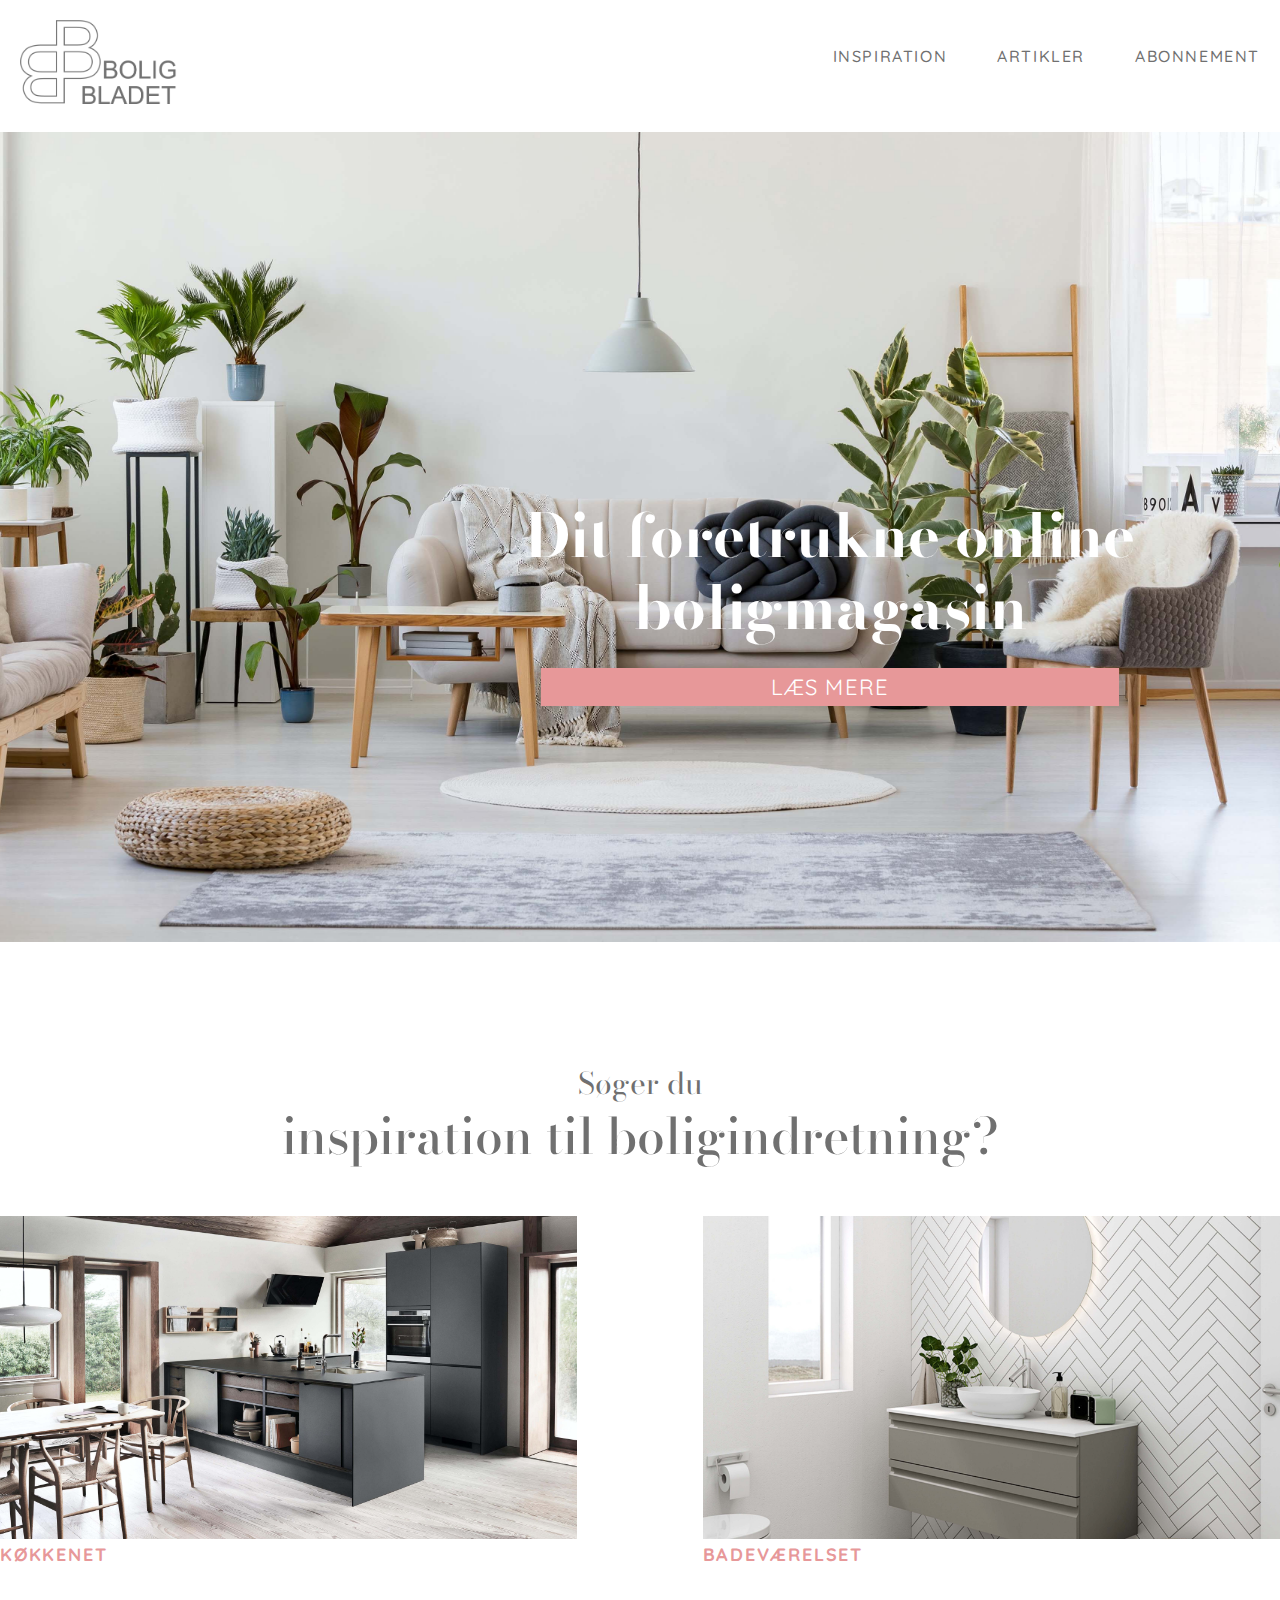
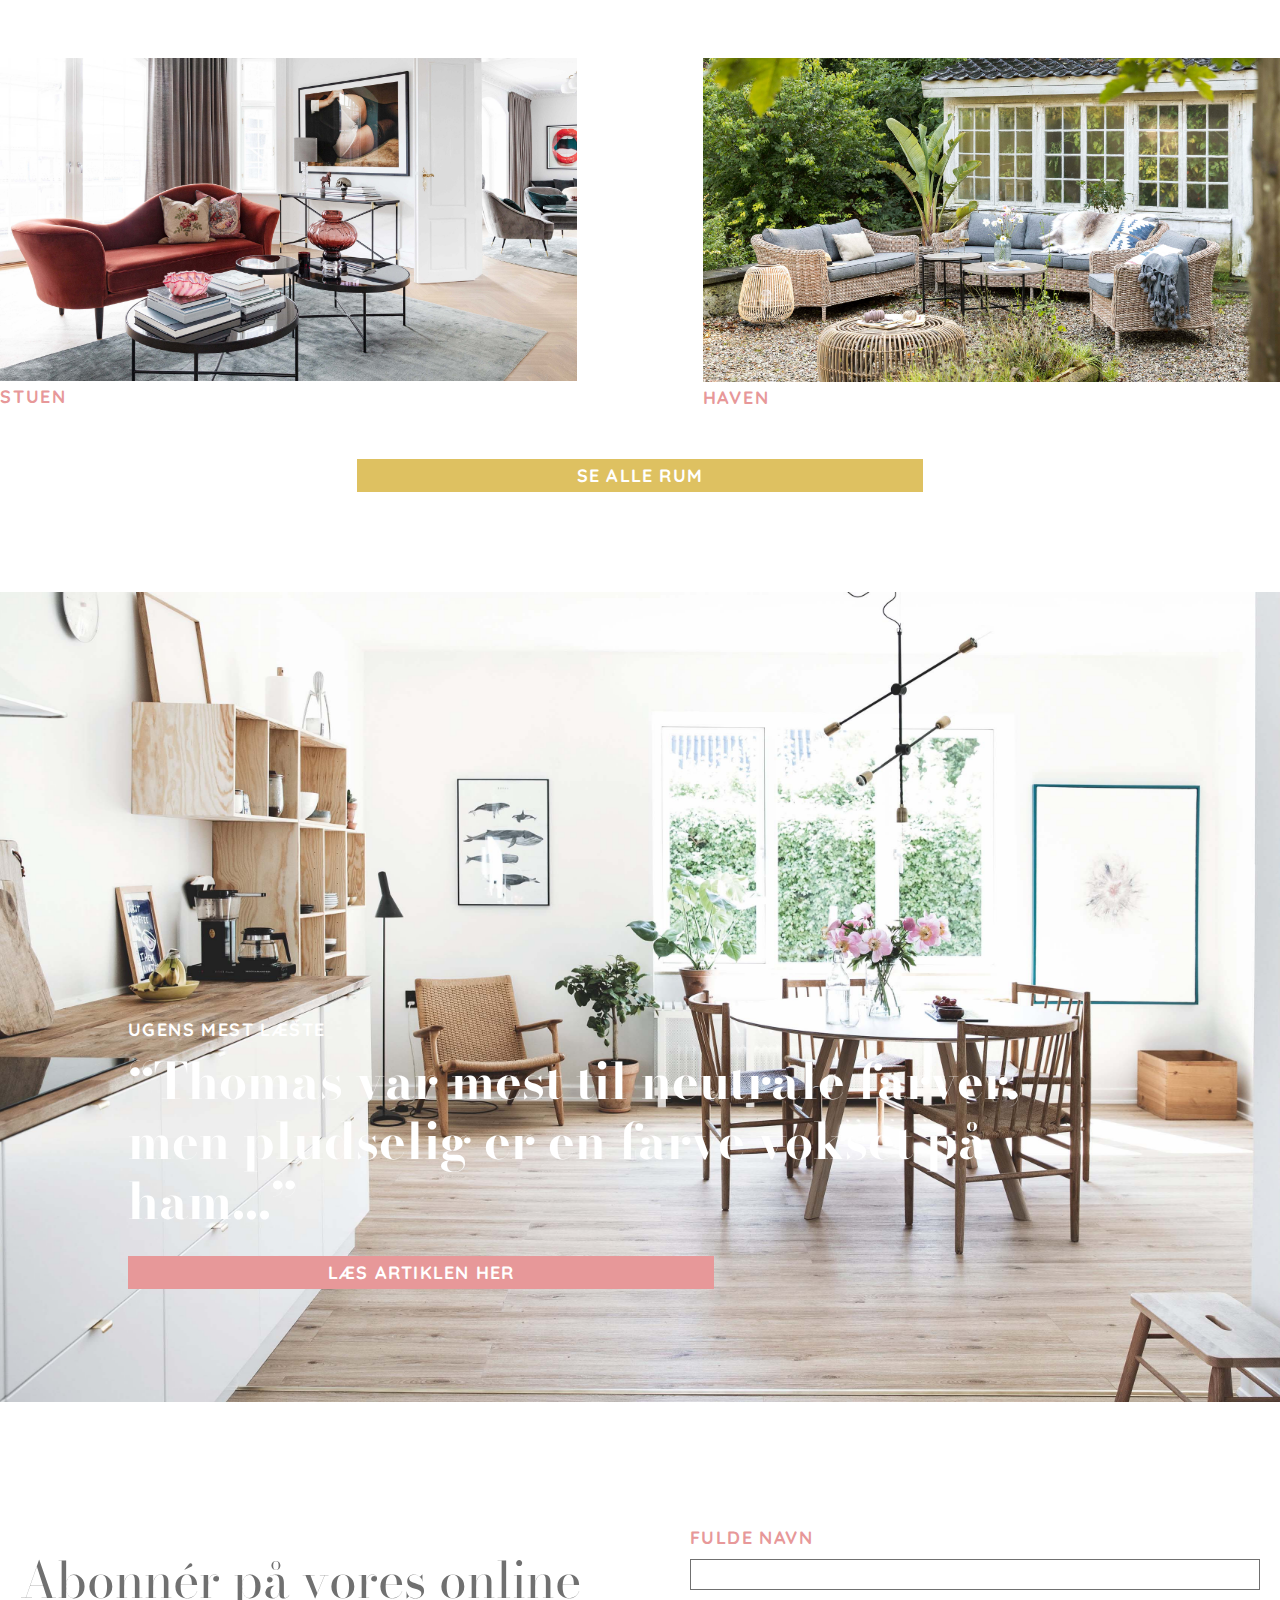
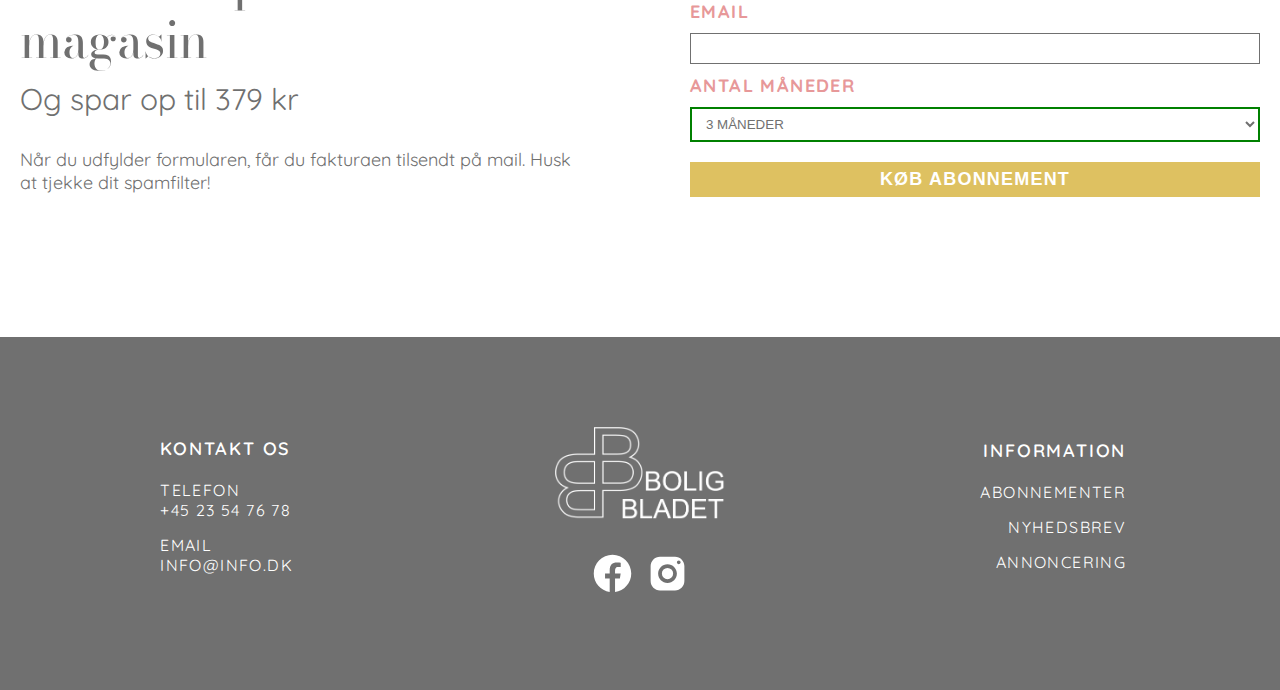
<file: projects/Boligbladet/index.html>
<!DOCTYPE html>
<html lang="en">
<head>
    <meta charset="UTF-8">
    <meta http-equiv="X-UA-Compatible" content="IE=edge">
    <meta name="viewport" content="width=device-width, initial-scale=1.0">
    <title>Boligbladet</title>

    <!-- CSS -->
    <link rel="stylesheet" href="./css/style.css">
    <link rel="stylesheet" href="./css/slider.css">
    <link rel="stylesheet" href="./css/gallery.css">
    <link rel="stylesheet" href="./css/article.css">
    <link rel="stylesheet" href="./css/form.css">
    <link rel="stylesheet" href="./css/footer.css">
    <!-- JS -->
    <script src="./js/script.js" defer></script>
    <script src="./js/slider.js" defer></script>
    <script src="./js/form.js" defer></script>
</head>

<body>
   
    <!-- NAV START -->
    <nav class="main-nav">
        <!-- The logo -->
        <img class="logo" src="assets/logo/BoligBladetLogo-707070.png" alt="Boligbladet logo">
        <!-- The burger button -->
        <button class="burger-btn">
            <!-- Each bar of the burger button -->
            <div class="bar"></div>
            <div class="bar"></div>
            <div class="bar"></div>
        </button>
        <!-- Unordered list with nav-items -->
        <ul class="nav-ul">
            <!-- Each nav-item -->
            <li class="nav-item"><a href="#inspiration" class="nav-link">Inspiration</a></li>
            <li class="nav-item"><a href="#article" class="nav-link">Artikler</a></li>
            <li class="nav-item"><a href="#subscription" class="nav-link">Abonnement</a></li>
        </ul>

    </nav>
    <!-- NAV END -->

    <!-- SLIDER START -->
    <!-- Slider that contains slider-slides -->
    <section class="slider">
        <!-- Slider-box contains both the heading and the button -->
        <div class="slider-box">
            <h1 class="slider-heading">Dit foretrukne online boligmagasin</h1>
            <a class="slider-btn" href="linkpoint.html">Læs mere</a>
        </div>
        <!-- Slider-slides contains the img slider-slide -->
        <div class="slider-slides">
            <img class="slider-slide" src="" alt="">
        </div>

    </section>
    <!-- SLIDER END -->

    <!-- GALLERY START -->
    <section class="gallery" id="inspiration">
        <!-- Gallery heading -->
        <h2 class="gallery-heading"><span class="gallery-span">Søger du</span> <br> inspiration til boligindretning?</h2>
        <!-- Container for four divs -->
        <div class="gallery-inner">
            <!-- Each div contains an image and a text -->
            <div>
                <a class="gallery-inner-img" href="linkpoint.html"><img src="assets/images/kitchen.jpg" alt="Kitchen"></a>
                <p class="gallery-inner-text">Køkkenet</p>
            </div>
            <div>
                <a class="gallery-inner-img" href="linkpoint.html"><img src="assets/images/bathroom.jpg" alt="Bathroom"></a>
                <p class="gallery-inner-text">Badeværelset</p>
            </div>
            <div>
                <a class="gallery-inner-img" href="linkpoint.html"><img src="assets/images/livingroom.jpg" alt="Livingroom"></a>
                <p class="gallery-inner-text">Stuen</p>
            </div>
            <div>
                <a class="gallery-inner-img" href="linkpoint.html"><img src="assets/images/garden.jpg" alt="Garden"></a>
                <p class="gallery-inner-text">Haven</p>
            </div>
        </div>

        <!-- The gallery button -->
        <div class="gallery-button-container"><a class="gallery-btn" href="linkpoint.html">Se alle rum</a></div>
    </section>
    <!-- GALLERY END -->

    <!-- ARTICLE START -->
    <section class="article" id="article">
        <!-- article-inner contains the img and a div -->
        <div class="article-inner">
            <img class="article-img" src="assets/images/article.jpg" alt="Backgroundimage">
            <!-- article-box contains the heading and the button -->
            <div class="article-box">
                <p class="article-label">UGENS MEST LÆSTE</p>
                <h2 class="article-heading">“Thomas var mest til neutrale farver, men pludselig er en farve vokset på ham…”</h2>
                <a class="article-btn" href="linkpoint.html">Læs artiklen her</a>
            </div>
        </div>
    </section>
    <!-- ARTICLE END -->

    <!-- FORM START -->
    <section class="form-container" id="subscription">
        <!-- Form-inner contains div with text and the form -->
        <div class="form-inner">
            <!-- form-text-box contains the two headings and the text below -->
            <div class="form-text-box">
                <h2 class="form-text-heading-one">Abonnér på vores online magasin</h2>
                <h3 class="form-text-heading-two">Og spar op til 379 kr</h3>
                <p class="form-text">Når du udfylder formularen, får du fakturaen tilsendt på mail. Husk at tjekke dit spamfilter!</p>
            </div>
            <!-- The form which has 3 inputs and a button -->
            <form id="form">
                <label>FULDE NAVN<input type="text" name="name" id="name" minlength="2" maxlength="40" required></label>
                <label>EMAIL<input type="email" name="email" id="email" minlength="5" maxlength="50" required></label>
                <label>ANTAL MÅNEDER <select name="select" id="select" required>
                    <option value="tre">3 MÅNEDER</option>
                    <option value="seks">6 MÅNEDER</option>
                    <option value="tolv">12 MÅNEDER</option>
                </select> 
                </label>
                <input type="submit" value="KØB ABONNEMENT">
                <!-- Div for success message -->
                <div class="msg"></div>
            </form>
        </div>
    </section>
    <!-- FORM END -->

    <!-- FOOTER START -->
    <footer>
        <!-- footer-contact contains phone and email contacts -->
        <div class="footer-contact">
            <p class="footer-heading">Kontakt os</p>
            <div class="footer-text">
                <p>Telefon</p>
                <p>+45 23 54 76 78</p>
            </div>
            <div class="footer-text">
                <p>Email</p>
                <p>Info@info.dk</p>
            </div>
        </div>
        <!-- footer-information contains information and 3 links -->
        <div class="footer-information">
            <p class="footer-heading">Information</p>
                <a href="linkpoint.html"><p class="footer-text">Abonnementer</p></a>
                <a href="linkpoint.html"><p class="footer-text">Nyhedsbrev</p></a>
                <a href="linkpoint.html"><p class="footer-text">Annoncering</p></a>
        </div>
        <!-- Footer-social contains the logo and facebook,ig logoes -->
        <div class="footer-social">
            <img class="footer-logo" src="assets/logo/BoligBladetLogo-White.png" alt="Boligbladet logo">
            <div class="footer-social-icon">
                <a href="linkpoint.html"><img src="assets/icons/icons8-facebook-24.svg" alt="Facebook logo"></a>
                <a href="linkpoint.html"><img src="assets/icons/icons8-instagram-24.svg" alt="Instagram logo"></a>
            </div>
        </div>
    </footer>
    <!-- FOOTER END -->

</body>
</html>
</file>
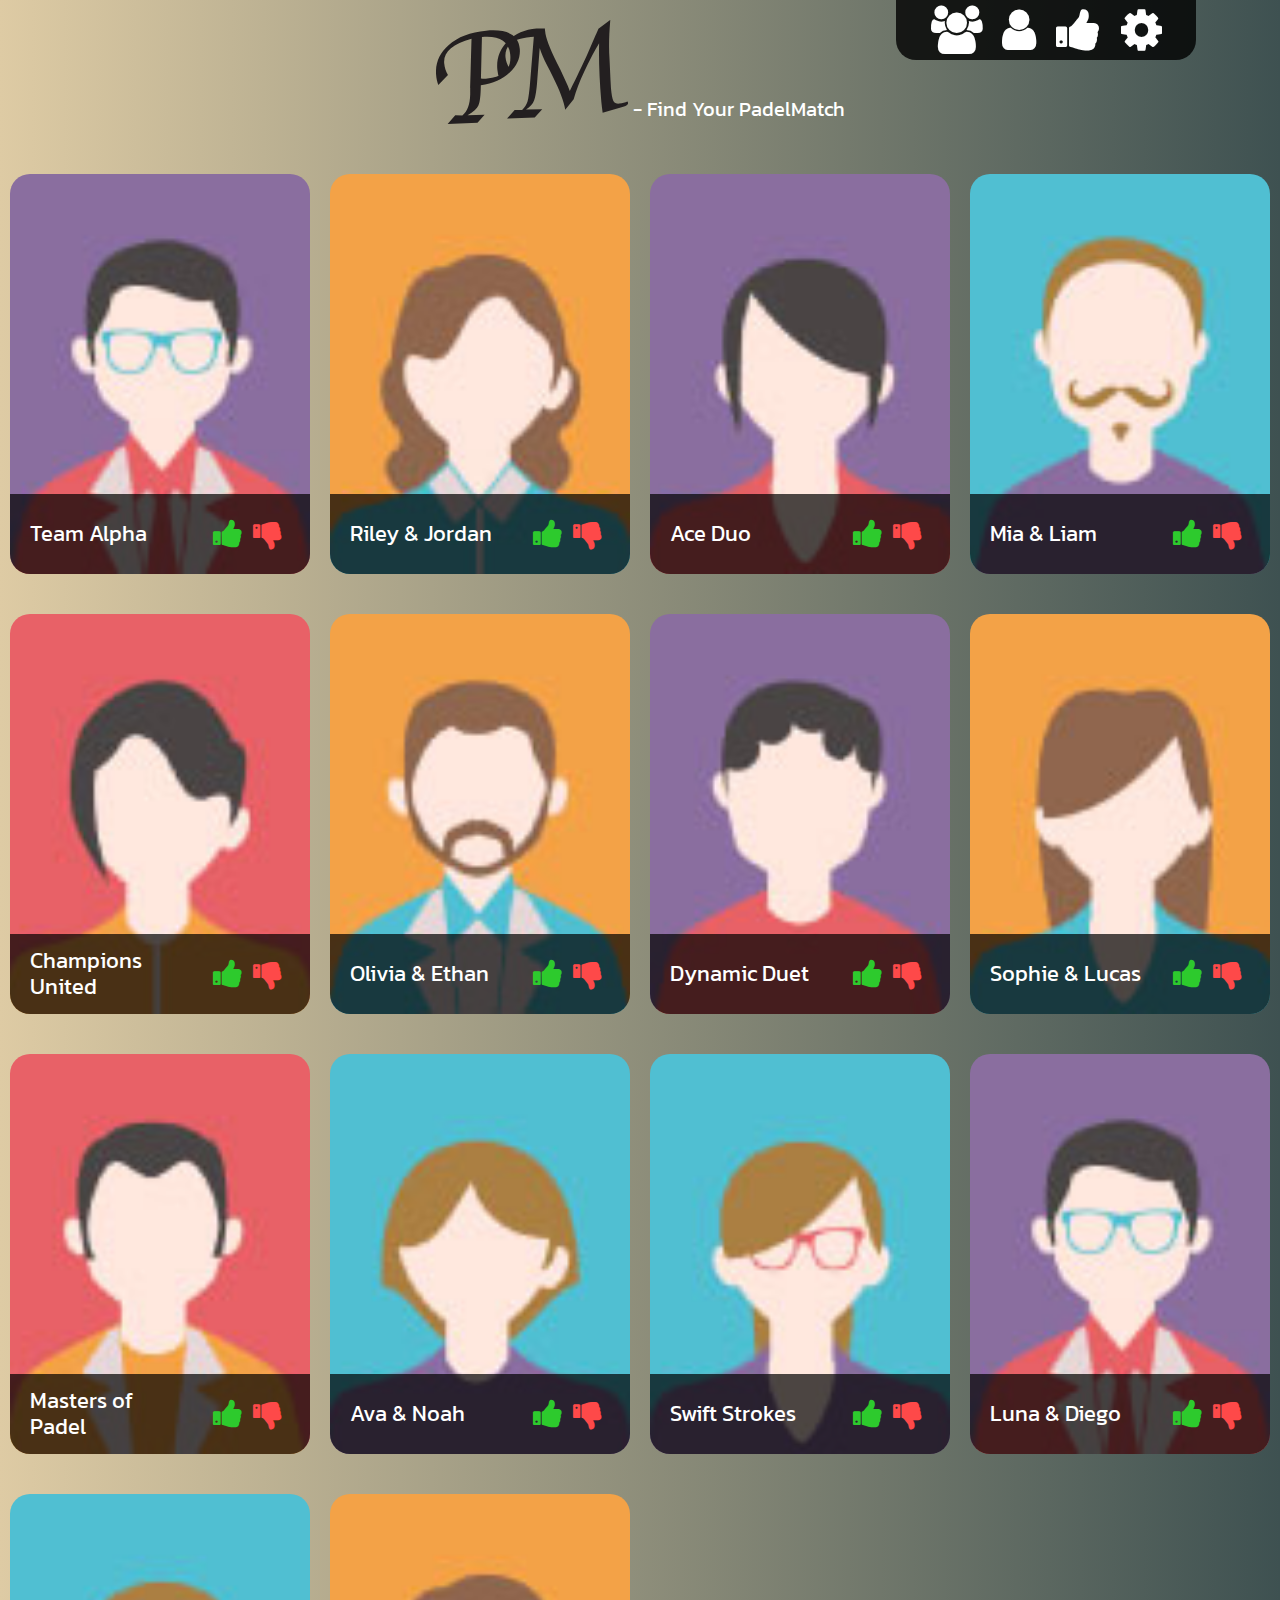
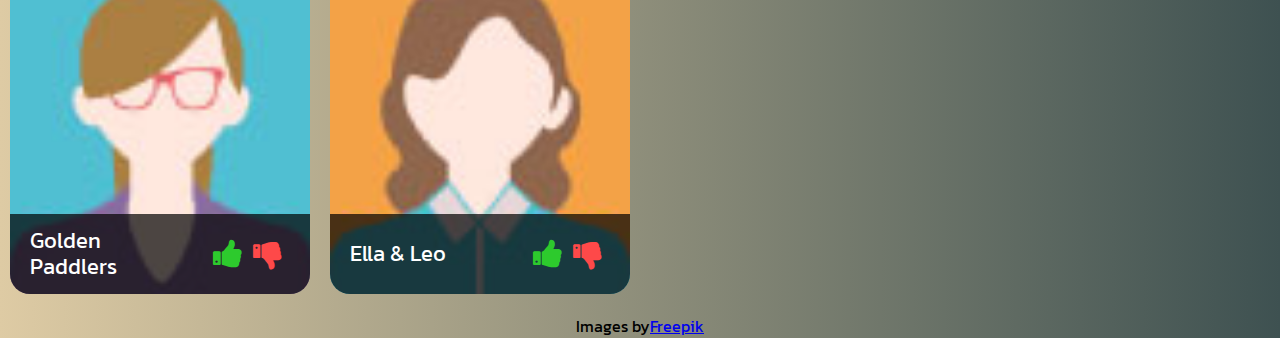
<file: projects/PadelMatch/index.html>
<!DOCTYPE html>
<html lang="en">
<head>
    <meta charset="UTF-8">
    <meta http-equiv="X-UA-Compatible" content="IE=edge">
    <meta name="viewport" content="width=device-width, initial-scale=1.0">
    <title>PadelMatch</title>
    <link rel="stylesheet" href="./css/style.css">
    <link rel="stylesheet" href="https://cdnjs.cloudflare.com/ajax/libs/font-awesome/4.7.0/css/font-awesome.min.css">
    <script src="./js/index.js" type="module"></script>
</head>
<body>

    <!-- HEADER -->
   <header>
        <img src="./assets/padelmatch.svg" alt="PadelMatch Logo">
        <p class="header-heading">- Find Your PadelMatch</p>
   </header>

   <!-- NAV -->
   <nav>
    <a href="./index.html"><i class="fa fa-users fa-3x" aria-hidden="true"></i></a>
    <a href="./myprofile.html"><i class="fa fa-user fa-3x" aria-hidden="true"></i></a>
    <a href="./liked.html"><i class="fa fa-thumbs-up fa-3x" aria-hidden="true"></i></a>
    <i class="fa fa-cog fa-3x settings" aria-hidden="true"></i>
   </nav>

   <!-- Profiles -->
   <section class="profile-container"></section>

   <!-- Subscription modal -->
   <section class="subscription-modal hidden">
        <div class="subscription-box">
            <div>
                <h2 class="subscription-box-heading">Changed your mind?</h2>
                <p class="subscription-box-txt">With a subscription, you can revisit profiles, unlock more matches, and discover the Padel Match you seek."</p>
                <h3 class="subscription-box-heading-two">Subscribe for <span class="subscription-span">140 DKK</span> 90 DKK a year. Deal available only today!</h3>
                <button class="subscription-btn">Subscribe</button>
            </div>
            <i class="fa fa-times-circle fa-2x close-subscription-modal" aria-hidden="true"></i>
        </div>
   </section>

   <!-- Settings modal -->
   <section class="settings-modal hidden"></section>

   <footer>Images by<a href="https://www.freepik.com/free-vector/variety-colorful-avatars_766438.htm#query=people%20avatar%20square&position=0&from_view=search&track=ais"> Freepik</a></footer>

</body>
</html>
</file>
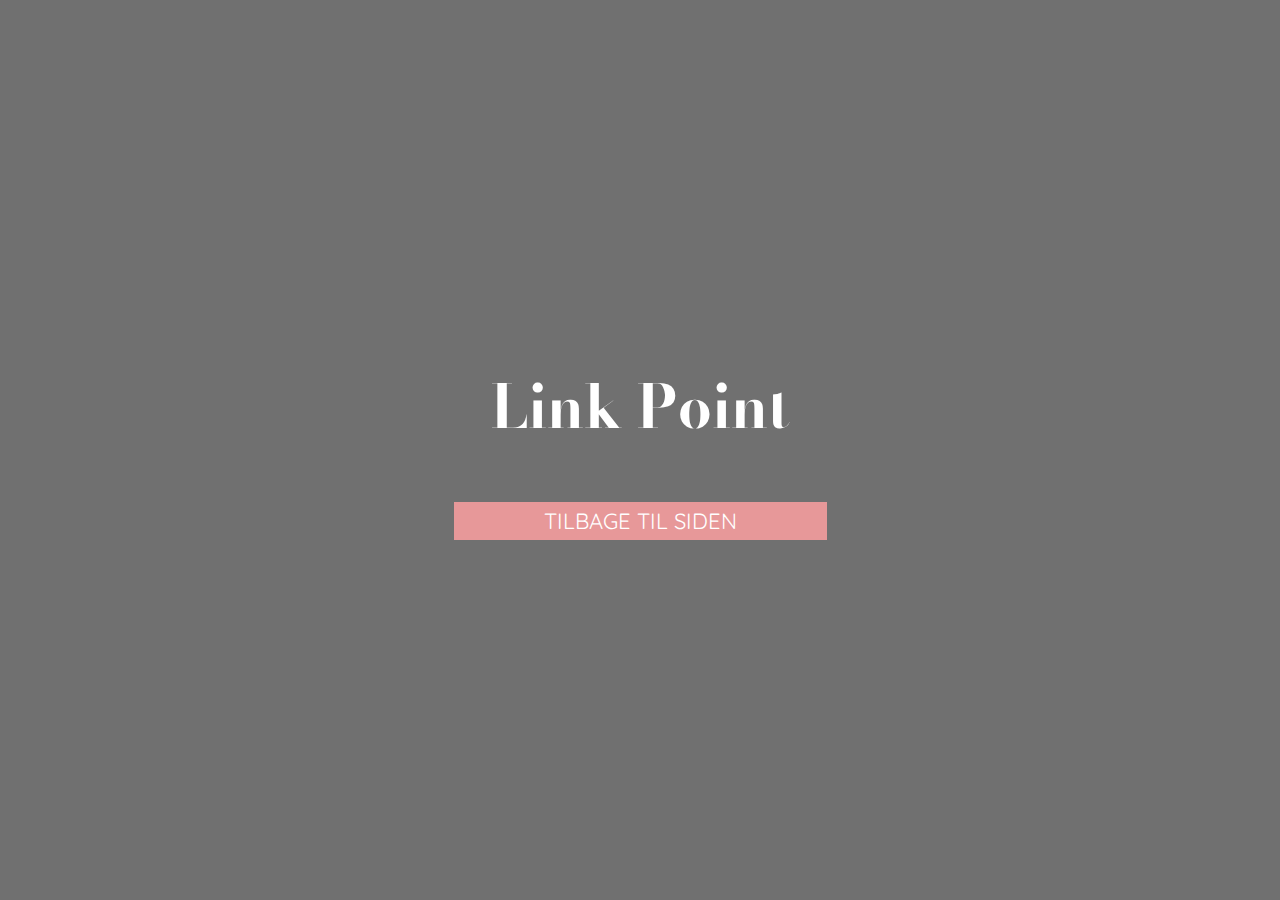
<file: projects/Boligbladet/linkpoint.html>
<!DOCTYPE html>
<html lang="en">
<head>
    <meta charset="UTF-8">
    <meta name="viewport" content="width=device-width, initial-scale=1.0">
    <title>Link point</title>
    <link rel="stylesheet" href="css/linkpoint.css">
</head>
<body>
    <section>
        <h1>Link Point</h1>
        <a href="index.html">Tilbage til siden</a>
    </section>
</body>
</html>
</file>
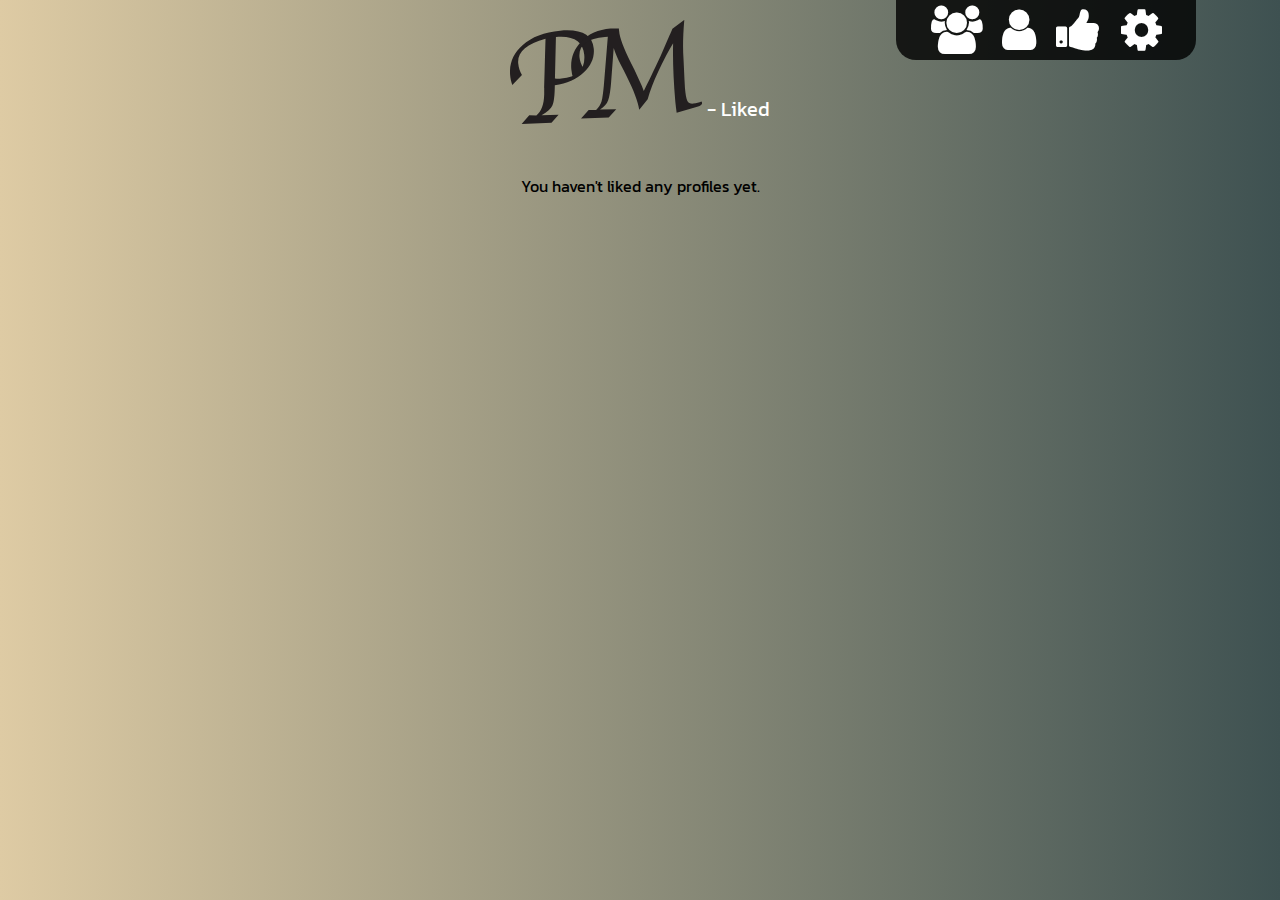
<file: projects/PadelMatch/liked.html>
<!DOCTYPE html>
<html lang="en">
<head>
    <meta charset="UTF-8">
    <meta http-equiv="X-UA-Compatible" content="IE=edge">
    <meta name="viewport" content="width=device-width, initial-scale=1.0">
    <title>PadelMatch - Liked</title>
    <link rel="stylesheet" href="./css/style.css">
    <link rel="stylesheet" href="./css/liked.css">
    <link rel="stylesheet" href="https://cdnjs.cloudflare.com/ajax/libs/font-awesome/4.7.0/css/font-awesome.min.css">
    <script src="./js/index.js" type="module"></script>
</head>
<body>

    <!-- HEADER -->
   <header>
        <img src="./assets/padelmatch.svg" alt="PadelMatch Logo">
        <p class="header-heading">- Liked</p>
   </header>

   <!-- NAV -->
   <nav>
    <a href="./index.html"><i class="fa fa-users fa-3x" aria-hidden="true"></i></a>
    <a href="./myprofile.html"><i class="fa fa-user fa-3x" aria-hidden="true"></i></a>
    <a href="./liked.html"><i class="fa fa-thumbs-up fa-3x" aria-hidden="true"></i></a>
    <i class="fa fa-cog fa-3x settings" aria-hidden="true"></i>
   </nav>

   <!-- Profiles -->
   <section class="liked-container"></section>

   <!-- Settings modal -->
   <section class="settings-modal hidden"></section>

   

</body>
</html>
</file>
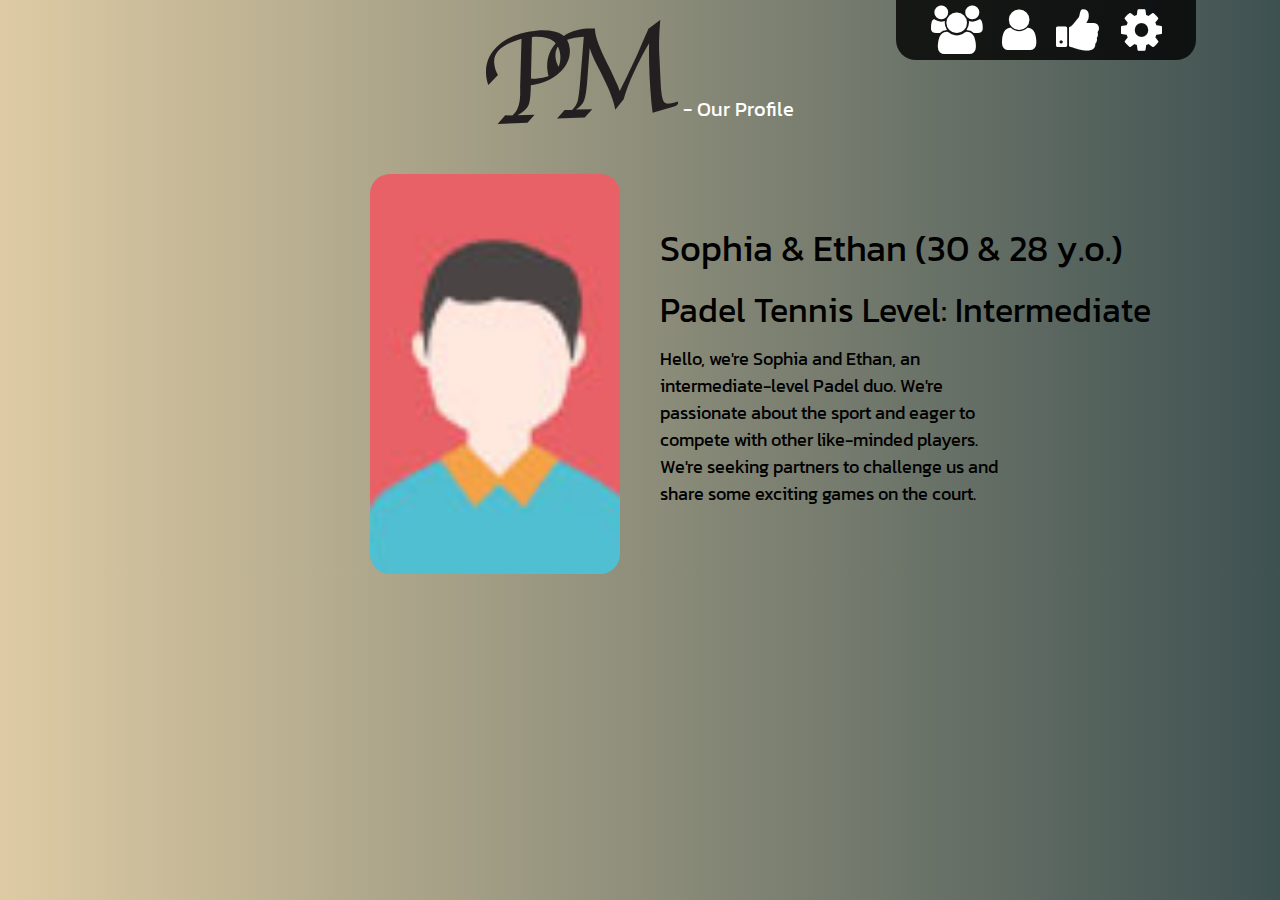
<file: projects/PadelMatch/myprofile.html>
<!DOCTYPE html>
<html lang="en">
<head>
    <meta charset="UTF-8">
    <meta http-equiv="X-UA-Compatible" content="IE=edge">
    <meta name="viewport" content="width=device-width, initial-scale=1.0">
    <title>PadelMatch - Our Profile</title>
    <link rel="stylesheet" href="./css/style.css">
    <link rel="stylesheet" href="./css/profile.css">
    <link rel="stylesheet" href="./css/myprofile.css">
    <link rel="stylesheet" href="https://cdnjs.cloudflare.com/ajax/libs/font-awesome/4.7.0/css/font-awesome.min.css">
    <script src="./js/index.js" type="module"></script>
</head>
<body>

    <!-- HEADER -->
   <header>
        <img src="./assets/padelmatch.svg" alt="PadelMatch Logo">
        <p class="header-heading">- Our Profile</p>
   </header>

   <!-- NAV -->
   <nav>
    <a href="./index.html"><i class="fa fa-users fa-3x" aria-hidden="true"></i></a>
    <a href="./myprofile.html"><i class="fa fa-user fa-3x" aria-hidden="true"></i></a>
    <a href="./liked.html"><i class="fa fa-thumbs-up fa-3x" aria-hidden="true"></i></a>
    <i class="fa fa-cog fa-3x settings" aria-hidden="true"></i>
   </nav>

   <!-- Profile -->
   <section class="our-profile-container">
    <div class="single-profile">
        <div class="single-profile-first"><img class="profile-img" src="./assets/ourprofile.webp"></div>
        <div class="single-profile-second">
            <p class="single-profile-name">Sophia & Ethan (30 & 28 y.o.) </p>
            <p class="single-profile-level">Padel Tennis Level: Intermediate</p>
            <p class="single-profile-description">Hello, we're Sophia and Ethan, an intermediate-level Padel duo. We're passionate about the sport and eager to compete with other like-minded players. We're seeking partners to challenge us and share some exciting games on the court.</p>
        </div>
    </div>
   </section>

   <!-- Settings modal -->
   <section class="settings-modal hidden"></section>
</body>
</html>
</file>
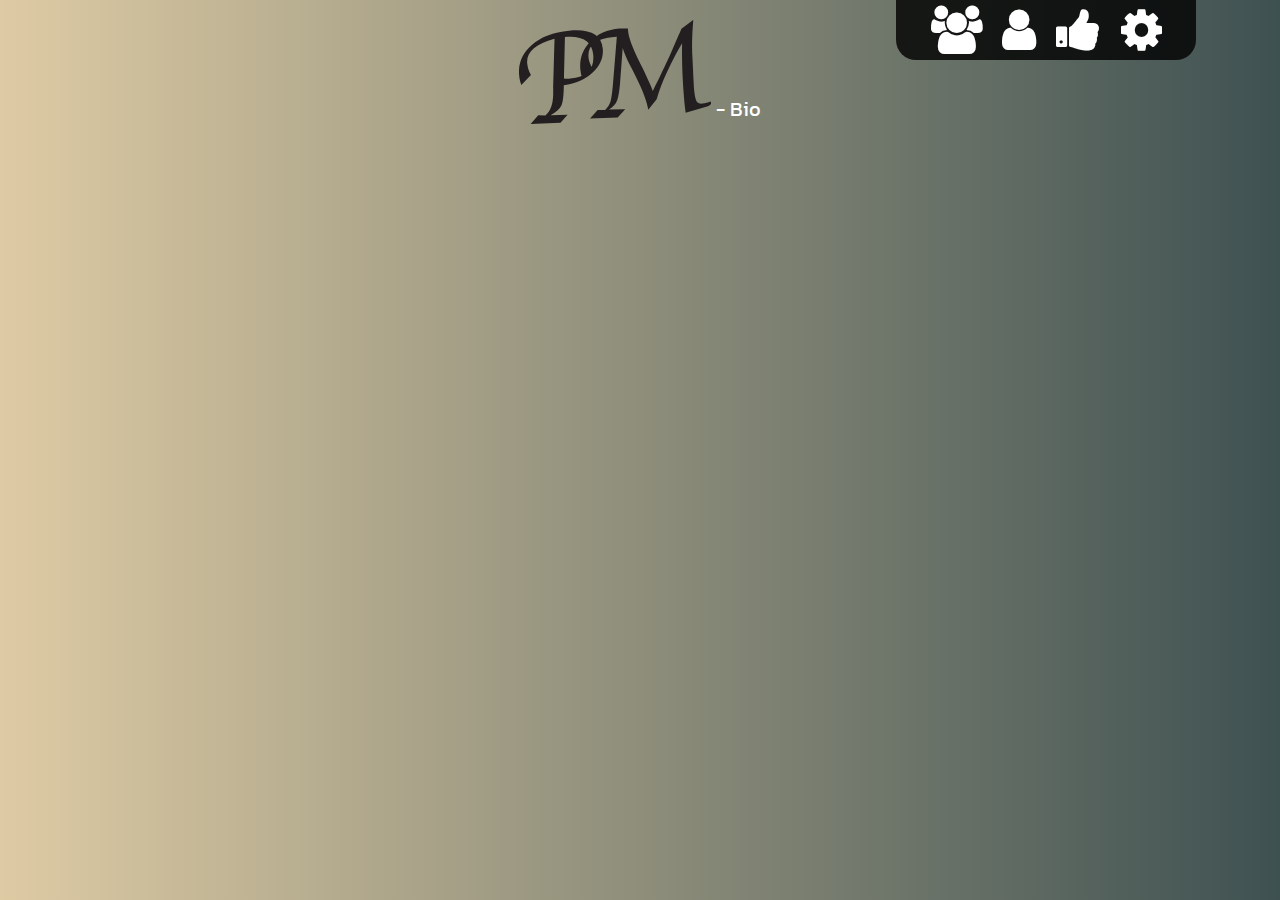
<file: projects/PadelMatch/profile.html>
<!DOCTYPE html>
<html lang="en">
<head>
    <meta charset="UTF-8">
    <meta http-equiv="X-UA-Compatible" content="IE=edge">
    <meta name="viewport" content="width=device-width, initial-scale=1.0">
    <title>PadelMatch - Profile</title>
    <link rel="stylesheet" href="./css/style.css">
    <link rel="stylesheet" href="./css/profile.css">
    <link rel="stylesheet" href="https://cdnjs.cloudflare.com/ajax/libs/font-awesome/4.7.0/css/font-awesome.min.css">
    <script src="./js/index.js" type="module"></script>
</head>
<body>

    <!-- HEADER -->
   <header>
        <img src="./assets/padelmatch.svg" alt="PadelMatch Logo">
        <p class="header-heading">- Bio</p>
   </header>

   <!-- NAV -->
   <nav>
    <a href="frontpage.html"><i class="fa fa-users fa-3x" aria-hidden="true"></i></a>
    <a href="myprofile.html"><i class="fa fa-user fa-3x" aria-hidden="true"></i></a>
    <a href="liked.html"><i class="fa fa-thumbs-up fa-3x" aria-hidden="true"></i></a>
    <i class="fa fa-cog fa-3x settings" aria-hidden="true"></i>
   </nav>

   <!-- Profile -->
   <section class="single-profile-container"></section>

   <!-- Settings modal -->
   <section class="settings-modal hidden"></section>
</body>
</html>
</file>
<file: projects/Boligbladet/css/style.css>
@import url('https://fonts.googleapis.com/css2?family=Bodoni+Moda:ital,wght@0,400;0,500;0,600;0,700;0,800;0,900;1,400;1,500;1,600;1,700;1,800;1,900&display=swap');
@import url('https://fonts.googleapis.com/css2?family=Quicksand:wght@300;400;500;600;700&display=swap');

/* CSS RESET START */

* {
margin: 0px;
padding: 0px;
box-sizing: border-box;
}


html {
font-family: 'Quicksand', sans-serif;
font-size: 0.625rem;
scroll-behavior: smooth;
}

/* 
font-family: 'Bodoni Moda', serif;
 */

body {
font-size: 1.6rem;
}

/* CSS RESET END */

/* nav logo */
.logo{
	max-width: 70px;
	height: auto;
	object-fit: cover;
}


/* The main nav */
.main-nav{
    display: flex;
    width: 100%;
    max-width: 1366px;
    margin: 0 auto;
    justify-content: space-between;
    align-items: center;
    padding: 20px;
    left: 0;
    right: 0;
	z-index: 1000;
	position: relative;
}

/* The burger-btn */
.burger-btn{
    width: 25px;
    height: 25px;
    background: transparent;
    border: none;
    cursor: pointer;
    position: relative;
    z-index: 999;
}

/* Hover effect on burger-btn */
.burger-btn:hover{
    opacity: 0.8;
}

/* Each of the three bars */
.bar{
    width: 100%;
    height: 4px;
    margin-bottom: 5px;
    transition: 300ms;
    background-color: #E79899;
}

/* When active applied on bar (rotate first) */
.bar:nth-child(1).active{
    transform: rotate(45deg) translate(2px, 2px);
	background-color: white;
}

/* When active applied on bar (hide second) */
.bar:nth-child(2).active{
    display: none;
}

/* When active applied on bar (rotate third) */
.bar:nth-child(3).active{
    transform: rotate(-45deg) translate(4.5px, -4.5px);
	background-color: white;
}

/* List with nav items (hidden under 768px) */
.nav-ul{
    width: 100%;
    height: 100vh;
    position: fixed;
    top: 0;
    left:0;
    background-color: rgba(0,0,0,0.9);
    display: none;
    place-content: center;
    list-style-type: none;
    z-index: 0;
}

/* When show applied on nav-ul */
.nav-ul.show{
    display: grid;
}

/* Each of the nav items */
.nav-item{
    margin-bottom: 20px;
}

/* Each of the nav links */
.nav-link{
    color: white;
    text-decoration: none;
    font-weight: 500;
    font-size: 22px;
    position: relative;
	text-transform: uppercase;
	letter-spacing: 1.6px;
}

/* Hover effect on nav links */
.nav-link:hover{
    text-decoration: underline;
}

/* Nav end */

/* Media querie for above 768px */
@media (min-width: 768px){
    /* Burger-btn hidden */
    .burger-btn{
        display: none;
    }

    /* Nav-ul appears instead of burger-btn */
    .nav-ul{
        display: flex;
        position: relative;
        width: fit-content;
        height: fit-content;
        background-color: transparent;
        gap: 50px;
    }

    /* Each of the nav links */
	.nav-link{
		color: #707070;
        font-size: 16px;
	}

    /* Nav Logo */
	.logo{
		max-width: 157px;
	}
}
</file>
<file: projects/Boligbladet/css/slider.css>
/* Slider container */
.slider{
    position: relative;
}

/* Slider image */
.slider-slides .slider-slide{
    height: 90vh;
    width: 100%;
    object-fit: cover;
}

/* Box with text and button */
.slider-box{
    max-width: 900px;
    position: absolute;
    margin-left: auto;
    margin-right: auto;
    left: 0;
    right: 0;
    text-align: center;
    bottom: 30%;
}

/* Slider heading */
.slider-heading{
    font-family: 'Bodoni Moda', serif;
    font-weight: 700;
    font-size: clamp(3rem, 2.082rem + 3.918vw, 6rem);
    color: #FFFFFF;
    margin-bottom: 30px;
    line-height: 1.2;
}

/* Slider button */
.slider-btn{
    text-decoration: none;
    background-color: #E79899;
    color: #FFFFFF;
    font-size: clamp(1.2rem, 0.894rem + 1.306vw, 2.2rem);
    text-transform: uppercase;
    letter-spacing: 1.2px;
    padding: 5px 85px;
}

/* Hover effect on slider button */
.slider-btn:hover{
    background-color: #DEC161;
}

/* Media querie for above 768px */
@media (min-width: 768px){

    /* Box with text and button */
    .slider-box{
        margin-right: 0;
        bottom: 30%;
    }

    /* Slider button */
    .slider-btn{
        padding: 5px 230px;
    }
}

/* Media querie for under 300px */
@media (max-width: 300px){
    /* Slider button */
    .slider-btn{
        padding: 5px 5px;
    }
}
</file>
<file: projects/Boligbladet/css/gallery.css>
/* The gallery container */
.gallery{
    width: 100%;
    max-width: 1366px;
    margin: 0 auto;
    margin-top: 100px;
}

/* The heading */
.gallery-heading{
    font-family: 'Bodoni Moda', serif;
    text-align: center;
    font-size: clamp(2.6rem, 1.865rem + 3.135vw, 5rem);
    color: #707070;
    font-weight: 500;
    line-height: 1.2;
}

/* The span (Søger du) */
.gallery-span{
    font-size: clamp(1.6rem, 1.171rem + 1.829vw, 3rem);
    color: #707070;
    font-weight: 400;
}

/* Gallery images */
.gallery-inner img{
    max-width: 100%;
    height: auto;
    object-fit: cover;
}

/* Hover effect on the gallery images */
.gallery-inner img:hover{
    opacity: 0.7;
}

/* Gallery-inner contains both an image and the underneath text */
.gallery-inner{
    width: 90%;
    margin: 0 auto;        
    margin-top: 50px;
    display: grid;
    grid-template-columns: repeat(auto-fit, minmax(200px, 1fr));
    grid-auto-rows: 1fr;
    column-gap: 125px;
    row-gap: 50px;
}

/* The gallery text (under img) */
.gallery-inner-text{
    font-size: clamp(1.4rem, 1.278rem + 0.522vw, 1.8rem);
    font-weight: 700;
    color: #E79899;
    text-transform: uppercase;
    letter-spacing: 1.8px;
}

/* Gallery button container */
.gallery-button-container{
    margin-top: 50px;
    display: flex;
    justify-content: center;
    align-items: center;
    
}

/* Gallery button */
.gallery-btn{
    background-color: #DEC161;
    border: none;
    text-decoration: none;
    color: white;
    text-transform: uppercase;
    font-size: clamp(1.2rem, 1.016rem + 0.784vw, 1.8rem);
    padding: 5px 90px;
    font-weight: 700;
    letter-spacing: 1.2px;
}

/* Hover effect on the gallery button */
.gallery-btn:hover{
    background-color: #E79899;
}

/* Media querie for above 768px */
@media (min-width:768px){

    /* Gallery-inner contains both an image and the underneath text */
    .gallery-inner{
        grid-template-columns: repeat(auto-fit, minmax(375px, 1fr));
        row-gap: 90px;
    }

    /* Gallery button */
    .gallery-btn{
        padding: 5px 220px;
    }
}

/* Media querie for above 1000px */
@media (min-width:1000px){
    
    /* Gallery-inner contains both an image and the underneath text */
    .gallery-inner{
        width: 100%;
    }
}

/* Media querie for under 300px */
@media (max-width: 300px){
    /* Gallery button */
    .gallery-btn{
        padding: 5px 5px;
    }
}
</file>
<file: projects/Boligbladet/css/article.css>
/* Article container */
.article{
    margin-top: 100px;
    position: relative;
}

/* Article image */
.article-img{
    height: 90vh;
    width: 100%;
    object-fit: cover;
}

/* Article box that contains the heading and button */
.article-box{
    max-width: 1000px;
    position: absolute;
    margin-left: auto;
    margin-right: auto;
    left: 0;
    right: 0;
    text-align: center;
    bottom: 15%;
}

/* The first heading */
.article-label{
    font-size: clamp(1.4rem, 1.278rem + 0.522vw, 1.8rem);
    font-weight: 700;
    letter-spacing: 1.4px;
    color: white;
    margin-bottom: 10px;
}

/* The second heading */
.article-heading{
    font-family: 'Bodoni Moda', serif;
    font-size: clamp(2.6rem, 1.865rem + 3.135vw, 5rem);
    font-weight: 700;
    color: white;
    margin-bottom: 30px;
    line-height: 1.2;
}

/* The article button */
.article-btn{
    background-color: #E79899;
    text-decoration: none;
    color: white;
    text-transform: uppercase;
    font-size: clamp(1.2rem, 1.016rem + 0.784vw, 1.8rem);
    padding: 5px 50px;
    font-weight: 700;
    letter-spacing: 1.2px;
}

/* Hover effect on the article button */
.article-btn:hover{
    background-color: #DEC161;
}

/* Media querie for above 768px */
@media (min-width:768px){
    /* Article box that contains the heading and button */
    .article-box{
        margin-left: 10%;
        text-align: left;
    }

    /* The article button */
    .article-btn{
        padding: 5px 200px;
    }
}

/* Media querie for under 300px */
@media (max-width: 300px){
    /* The article button */
    .article-btn{
        padding: 5px 5px;
    }
}
</file>
<file: projects/Boligbladet/css/form.css>
/* Form container */
.form-container{
    width: 100%;
    max-width: 1366px;
    margin: 0 auto;
    margin-top: 100px;
}

/* Form-inner contains div with text and the form */
.form-inner{
    width: 100%;
    display: flex;
    justify-content: center;
    align-items: center;
    flex-direction: column;
    gap: 50px;
}

/* The div with text */
.form-text-box{
    width: 90%;
    text-align: center;
}

/* First heading */
.form-text-heading-one{
    font-family: 'Bodoni Moda', serif;
    font-size: clamp(2.6rem, 1.865rem + 3.135vw, 5rem);
    color: #707070;
    font-weight: 400;
    margin-bottom: 10px;
    line-height: 1.2;
}

/* Second heading */
.form-text-heading-two{
    margin-bottom: 30px;
    font-size: clamp(2rem, 1.694rem + 1.306vw, 3rem);
    color: #707070;
    font-weight: 400;
}

/* The text */
.form-text{
    font-size: clamp(1.6rem, 1.539rem + 0.261vw, 1.8rem);
    color: #707070;
}

/* The form */
form{
    width: 90%;
    margin: 0 auto;
}

/* Labels in the form */
label{
    color: #E79899;
    font-size: clamp(1.4rem, 1.278rem + 0.522vw, 1.8rem);
    font-weight: 700;
    letter-spacing: 1.4px;
}

/* Text, email and select inputs */
input,select{
    display: block;
}

/* Text, email and select inputs */
input[type="text"], input[type="email"], select{
    margin-top: 10px;
    width: 100%;
    padding: 7px 10px;
    border: 1px solid #707070;
    color: #707070;
    background-color: white;
    margin-bottom: 10px;
}

/* Select input */
select{
    margin-bottom: 20px;
}

/* The submit button */
input[type="submit"]{
    width: 100%;
    padding: 7px 10px;
    cursor: pointer;
    border: none;
    background-color: #DEC161;
    color: white;
    font-weight: 700;
    letter-spacing: 1.2px;
    font-size: clamp(1.2rem, 1.016rem + 0.784vw, 1.8rem);
}

/* Hover effect on the submit button */
input[type="submit"]:hover{
    background-color: #E79899;
}

/* When the three inputs are valid */
input[type="text"]:valid, input[type="email"]:valid, select:valid{
    border: 2px solid green;
}

/* Default focus hidden */
input:focus{
    outline:transparent;
}

/* Div with success message */
.msg{
    margin-top: 20px;
    text-align: center;
    display: flex;
    justify-content: center;
    align-items: center;
    flex-direction: column;
    gap: 5px;
    color: #707070;
}

/* Media querie for above 768px */
@media (min-width:768px){
    /* Form-inner contains div with text and the form */
    .form-inner{
        flex-direction: row;
        padding: 20px;
        gap: 100px;
    }

    /* The div with text */
    .form-text-box{
        text-align: left;
        width: 100%;
    }

    /* The form */
    form{
        width: 100%;
    }
}

/* Media querie for above 1366px */
@media (min-width:1366px){
    .form-inner{
        padding: 0;
    }
}
</file>
<file: projects/Boligbladet/css/footer.css>
/* The footer */
footer{
    margin-top: 100px;
    padding: 90px 20px;
    background-color: #707070;
    
    display: grid;
    grid-template-columns: repeat(3,1fr);
    grid-template-rows: repeat(3,1fr);
    grid-template-areas: 
    "a a a"
    "b b b"
    "c c c";
    row-gap: 50px;
}

/* Footer contact */
.footer-contact{
    grid-area: a;
    place-self: center;
    text-align: center;
}

/* Footer information */
.footer-information{
    grid-area: b;
    place-self: center;
    text-align: center;
}

/* Footer information links */
.footer-information a{
    text-decoration: none;
}

.footer-information a:hover{
    text-decoration: underline;
    color: white;
}

/* Footer social */
.footer-social{
    grid-area: c;
    place-self: center;
}

/* Footer headings */
.footer-heading{
    font-size: clamp(1.4rem, 1.278rem + 0.522vw, 1.8rem);
    font-weight: 600;
    color: white;
    letter-spacing: 1.8px;
    text-transform: uppercase;
    margin-bottom: 20px;
}

/* Footer text */
.footer-text{
    font-size: clamp(1.4rem, 1.339rem + 0.261vw, 1.6rem);
    color: white;
    letter-spacing: 1.4px;
    text-transform: uppercase;
    margin: 15px 0;
}

/* Footer logo */
.footer-logo{
    width: 140px;
    height: auto;
    object-fit: cover;
}

/* Footer social logos */
.footer-social-icon{
    display: flex;
    justify-content: center;
    align-items: center;
    gap: 10px;
    margin-top: 20px;
}

/* Footer social logos image */
.footer-social-icon img{
    width: 45px;
    height: auto;
    object-fit: cover;
}

/* Hover effect on footer social logos image */
.footer-social-icon img:hover{
    opacity: 0.7;
}

/* Media querie for above 768px */
@media (min-width: 768px){
    /* The footer */
    footer{
        grid-template-areas: 
            "a c b"
            "a c b"
            "a c b";
    }

    /* The footer logo */
    .footer-logo{
        width: 170px;
    }

    /* Footer contact */
    .footer-contact{
        text-align: left;
    }

    /* Footer information */
    .footer-information{
        text-align: right;
    }
}
</file>
<file: projects/PadelMatch/css/style.css>
@import url('https://fonts.googleapis.com/css2?family=Kanit:ital,wght@0,100;0,200;0,300;0,400;0,500;0,600;0,700;0,800;0,900;1,100;1,200;1,300;1,400;1,500;1,600;1,700;1,800;1,900&display=swap');
/* CSS RESET START */

* {
margin: 0px;
padding: 0px;
box-sizing: border-box;
user-select: none;
}


html {
font-family: 'Kanit', sans-serif;
font-size: 0.625rem;
}


body {
    background: linear-gradient(to right, #DECBA4, #3E5151);
    font-size: 1.6rem;
}

/* CSS RESET END */


/* HEADER */
header{
    width: 100%;
    height: fit-content;
    display: flex;
    justify-content: center;
    align-items: center;
    margin-top: 20px;
}

header img{
    width: 30vw;
    height: auto;
    color: red;
}

/* NAV */
nav{
    width: 60px;
    height: 300px;
    background-color: rgba(0,0,0,0.8);
    position: fixed;
    margin-top: auto;
    margin-bottom: auto;
    left: 0;
    top: 0;
    bottom: 0;
    border-top-right-radius: 20px;
    border-bottom-right-radius: 20px;
    display: flex;
    justify-content: center;
    align-items: center;
    flex-direction: column;
    gap: 20px;
    z-index: 1;
}

.navSettings{
    left: unset;
    right: 0;
    border-top-right-radius: 0px;
    border-bottom-right-radius: 0px;
    border-bottom-left-radius: 20px;
    border-top-left-radius: 20px;
}

.fa-user, .fa-thumbs-up, .fa-cog, .fa-users{
    color: white; 
    cursor: pointer;
}

.fa-user:hover, .fa-thumbs-up:hover, .fa-cog:hover, .fa-users:hover{
    color: rgb(180, 180, 180);
}

/* Container for all profiles */
.profile-container{
    padding-left: 0px;
    padding-bottom: 20px;
    margin-top: 50px;
    width: 100%;
    display: grid;
    grid-template-columns: repeat(auto-fit, minmax(300px, 1fr));
    grid-auto-rows: 1fr;
    row-gap: 40px;
    justify-items: center;
}

/* Each profile */
.profile{
    width: 50vw;
    height: 75vw;
    display: flex;
    justify-content: center;
    align-items: center;
    position: relative;
}

.profile a{
    width: 100%;
    height: 100%;
}

.profile img{
    border-radius: 20px;
    width: 100%;
    height: 100%;
    object-fit: cover;
}


.profile-goto{
    opacity: 0;
    position: absolute;
    bottom: 20%;
    font-size: 38px;
    color: white;
    text-shadow: 5px 5px 5px black;
    pointer-events: none;
    transition: 1s ease;
}

/* Profile text/btn box */
.profile-box{
    width: 100%;
    height: 20%;
    position: absolute;
    left: 0;
    bottom: 0;
    background-color: rgba(0,0,0,0.7);
    border-bottom-left-radius: 20px;
    border-bottom-right-radius: 20px;

    display: flex;
    justify-content: space-around;
    align-items: center;
    gap: 0px;
}

.profile-box-name{
    color: white;
    font-size: clamp(1.6rem, 1.462rem + 0.738vw, 2.2rem);
    line-height: 1.2;
    width: 60%;
    padding-left: 0px;
}

.box-thumbs-up{
    color: rgb(45, 202, 45);
    cursor: pointer;
}

.box-thumbs-up:hover{
    color: rgb(60, 217, 60);
    animation: linear infinite 1s rotatethumbs;
}

.box-thumbs-down{
    color: rgb(254, 73, 73);
    cursor: pointer;
}

.box-thumbs-down:hover{
    color: rgb(269, 88, 88);
    animation: linear infinite 1s rotatethumbs;
}

@keyframes rotatethumbs{
    0%{
        rotate: 0deg;
    }
    50%{
        rotate: 10deg;
    }
    100%{
        rotate: 0deg;
    }
}

.profile-box-btn{
    display: flex;
    justify-content: center;
    align-items: center;
    width: 40%;
    gap: 10px;
    padding-right: 10px;
}

.profile:hover .profile-goto{
    opacity: 1;
}

.header-heading{
    align-self: flex-end;
    color: white;
    font-size: clamp(1.6rem, 1.467rem + 0.533vw, 2rem);
    padding-left: 5px;
}

.overlay{
    width: 175px;
    height: 50px;
    rotate: -45deg;
    position: absolute;
    margin-left: auto;
    margin-right: auto;
    top: 35%;
    left: -10px;
    right: 0;
    text-align: center;
    border-radius: 10px;
    display: flex;
    justify-content: center;
    align-items: center;
    font-size: 40px;
    letter-spacing: 5px;
    font-weight: 500;
    text-transform: capitalize;
    pointer-events: none;
}

.liked{
    border: 1px dashed rgb(18, 190, 18);
    background-color: rgba(18, 190, 18, 0.3);
    color: rgb(41, 255, 41);
}

.disliked{
    border: 1px dashed rgb(190, 18, 18);
    background-color: rgba(190, 18, 18, 0.3);
    color: rgb(240, 46, 46);
}

.notDecided{
    display: none;
}

.subscription-modal{
    position: fixed;
    top: 0;
    left: 0;
    width: 100vw;
    height: 100vh;
    background-color: rgba(0,0,0,0.7);
    z-index: 200000;
    display: flex;
    justify-content: center;
    align-items: center;
    
}

.subscription-box{
    width: 250px;
    height: 300px;
    background: linear-gradient(to right, #DECBA4, #3E5151);
    display: flex;
    justify-content: center;
    align-items: center;
    border-radius: 20px;
    color: rgb(57, 48, 48);
    position: relative;
}

.subscription-box div{
    width: 80%;
    display: flex;
    justify-content: center;
    align-items: flex-start;
    flex-direction: column;
    gap: 10px;
}

.subscription-span{
    text-decoration: line-through;
}

.fa-times-circle{
    position: absolute;
    top: 10px;
    right: 10px;
    color: white;
    cursor: pointer;
}

.fa-times-circle:hover{
    color: rgb(180, 180, 180);
}

.subscription-box-heading{
    font-weight: 800;
    font-size: clamp(1.6rem, 1.257rem + 2.743vw, 4rem);
    line-height: 1;
}

.subscription-box-txt{
    font-size: clamp(1.4rem, 1.371rem + 0.229vw, 1.6rem);
}

.subscription-box-heading-two{
    font-weight: 600;
    font-size: clamp(1.4rem, 1.286rem + 0.914vw, 2.2rem);
    line-height: 1;
}

.subscription-btn{
    margin: 0 auto;
    border: 3px solid darkgrey;
    background-color: transparent;
    padding: 2px 10px;
    color: white;
    border-radius: 20px;
    cursor: pointer;
}

.subscription-btn:hover{
    background-color:#3E5151;
}

.settings-modal{
    position: fixed;
    top: 0;
    left: 0;
    width: 100vw;
    height: 100vh;
    background-color: rgba(0,0,0,0.7);
    z-index: 200000;
    display: flex;
    justify-content: center;
    align-items: center;
}

.settings-box{
    width: 250px;
    height: 350px;
    background: linear-gradient(to right, #DECBA4, #3E5151);
    display: flex;
    justify-content: center;
    align-items: center;
    border-radius: 20px;
    color: rgb(57, 48, 48);
    position: relative;
}

.settings-box-inner{
    display: flex;
    justify-content: center;
    align-items: flex-start;
    flex-direction: column;
    gap: 5px;
}

.settings-box p{
    font-size: 20px;
}

.range{
    accent-color: rgb(41, 255, 41);
}

/* Switch */

 .switch {
    position: relative;
    display: inline-block;
    width: 40px;
    height: 20px;
  }
  
  .switch input {
    opacity: 0;
    width: 0;
    height: 0;
  }
  
  .slider {
    position: absolute;
    cursor: pointer;
    top: 0;
    left: 0;
    right: 0;
    bottom: 0;
    background-color: #2196F3;
    -webkit-transition: .4s;
    transition: .4s;
  }
  
  .slider:before {
    position: absolute;
    content: "";
    height: 14px;
    width: 14px;
    left: 4px;
    bottom: 3px;
    background-color: white;
    -webkit-transition: .4s;
    transition: .4s;
  }
  
  input:checked + .slider {
    background-color: rgb(41, 255, 41);
  }
  
  input:focus + .slider {
    box-shadow: 0 0 1px rgb(41, 255, 41);
  }
  
  input:checked + .slider:before {
    -webkit-transform: translateX(18px);
    -ms-transform: translateX(18px);
    transform: translateX(18px);
  }
  
  .slider.round {
    border-radius: 34px;
  }
  
  .slider.round:before {
    border-radius: 50%;
  }

.hidden{
    display: none;
}

footer{
    width: 100%;
    display: flex;
    justify-content: center;
    align-items: center;
    
}

@media (min-width: 400px){
    .profile-box-name{
        padding-left: 20px;
    }

    .profile-box{
        gap: 15px;
    }

    .overlay{
        width: 200px;
        left: 0px;
    }
}

@media (min-width: 600px){
    .profile{
        width: 300px;
        height: 400px;
    }

    .subscription-box{
        width: 350px;
        height: 400px;
    }

    .subscription-box div{
        gap: 30px;
    }

    .settings-box{
        width: 350px;
        height: 450px;
    }

    .settings-box-inner{
        gap: 15px;
    }
}

@media (min-width: 1100px){
    header img{
        width: 15vw;
    }

    .overlay{
        width: 250px;
    }
}

@media (min-width: 900px){
    /* NAV */
    nav{
        width: 300px;
        height: 60px;
        background-color: rgba(0,0,0,0.8);
        position: fixed;
        margin-top: 0;
        margin-bottom: auto;
        left: 70%;
        top: 0;
        bottom: 0;
        border-top-right-radius: 0px;
        border-bottom-right-radius: 20px;
        border-bottom-left-radius: 20px;
        display: flex;
        justify-content: center;
        align-items: center;
        flex-direction: row;
        gap: 20px;
    }

    .navSettings{
        left: 70%;
        right: unset;
        border-top-right-radius: 0px;
        border-bottom-right-radius: 20px;
        border-bottom-left-radius: 20px;
        border-top-left-radius: 0px;
    }
}
</file>
<file: projects/Boligbladet/css/linkpoint.css>
@import url('https://fonts.googleapis.com/css2?family=Bodoni+Moda:ital,wght@0,400;0,500;0,600;0,700;0,800;0,900;1,400;1,500;1,600;1,700;1,800;1,900&display=swap');
@import url('https://fonts.googleapis.com/css2?family=Quicksand:wght@300;400;500;600;700&display=swap');

/* CSS RESET START */

* {
margin: 0px;
padding: 0px;
box-sizing: border-box;
}


html {
    font-family: 'Quicksand', sans-serif;
font-size: 0.625rem;
}


body {
font-size: 1.6rem;
background-color: #707070;
}

/* CSS RESET END */

a{
    text-decoration: none;
    background-color: #E79899;
    color: #FFFFFF;
    font-size: clamp(1.2rem, 0.894rem + 1.306vw, 2.2rem);
    text-transform: uppercase;
    padding: 5px 90px;
    cursor: pointer;
}

a:hover{
    background-color: #DEC161;
}

h1{
    font-size: clamp(3rem, 2.082rem + 3.918vw, 6rem);
    font-family: 'Bodoni Moda', serif;
    color: white;
}

section{
    width: 100%;
    height: 100vh;
    display: flex;
    justify-content: center;
    align-items: center;
    flex-direction: column;
    gap: 50px;
}
</file>
<file: projects/PadelMatch/css/liked.css>
/* Container for all profiles */
.liked-container{
    padding-left: 50px;
    padding-bottom: 20px;
    margin-top: 50px;
    width: 100%;
    display: grid;
    grid-template-columns: repeat(auto-fit, minmax(300px, 1fr));
    grid-auto-rows: 1fr;
    row-gap: 40px;
    justify-items: center;
}

@media (min-width: 900px){
    .liked-container{
        padding-left: 0;
    }
}
</file>
<file: projects/PadelMatch/css/profile.css>
.single-profile-container{
    margin-top: 50px;
    width: 100%;
}

.single-profile-container img{
    width: 250px;
    height: 400px;
    object-fit: cover;

    border-radius: 20px;
}

.single-profile{
    padding-left: 0px;
    display: flex;
    justify-content: center;
    align-items: center;
    flex-direction: column;
}

.single-profile-second{
    display: flex;
    justify-content: center;
    align-items: center;
    flex-direction: column;
    gap: 10px;
}

.single-profile-name{
    font-size: clamp(1.6rem, 0.933rem + 2.667vw, 3.6rem);
}

.single-profile-level{
    font-size: clamp(1.4rem, 0.733rem + 2.667vw, 3.4rem);
}

.single-profile-description{
    font-size: clamp(1.4rem, 1.267rem + 0.533vw, 1.8rem);
    width: 200px;
    padding-bottom: 20px;
}

@media (min-width: 400px){
    .single-profile{
        padding-left: 0px;
    }
}


@media (min-width: 900px){
    .single-profile-container{
        margin-top: 100px;
    }

    .single-profile{
        flex-direction: row;
        gap: 40px;
        padding-left: 0px;
    }

    .single-profile-first, .single-profile-second{
        width: 50%;
    }

    .single-profile-first{
        display: flex;
        justify-content: flex-end;
        align-items: center; 
    }

    .single-profile-second{
        flex-direction: column;
        justify-content: flex-start;
        align-items: flex-start;
    }

    .single-profile-description{
        width: 350px;
    }
}
</file>
<file: projects/PadelMatch/css/myprofile.css>
.our-profile-container{
    margin-top: 50px;
    width: 100%;
}

.our-profile-container img{
    width: 250px;
    height: 400px;
    object-fit: cover;

    border-radius: 20px;
}

@media (min-width: 900px){
    .single-profile-container{
        margin-top: 100px;
    }
}
</file>
